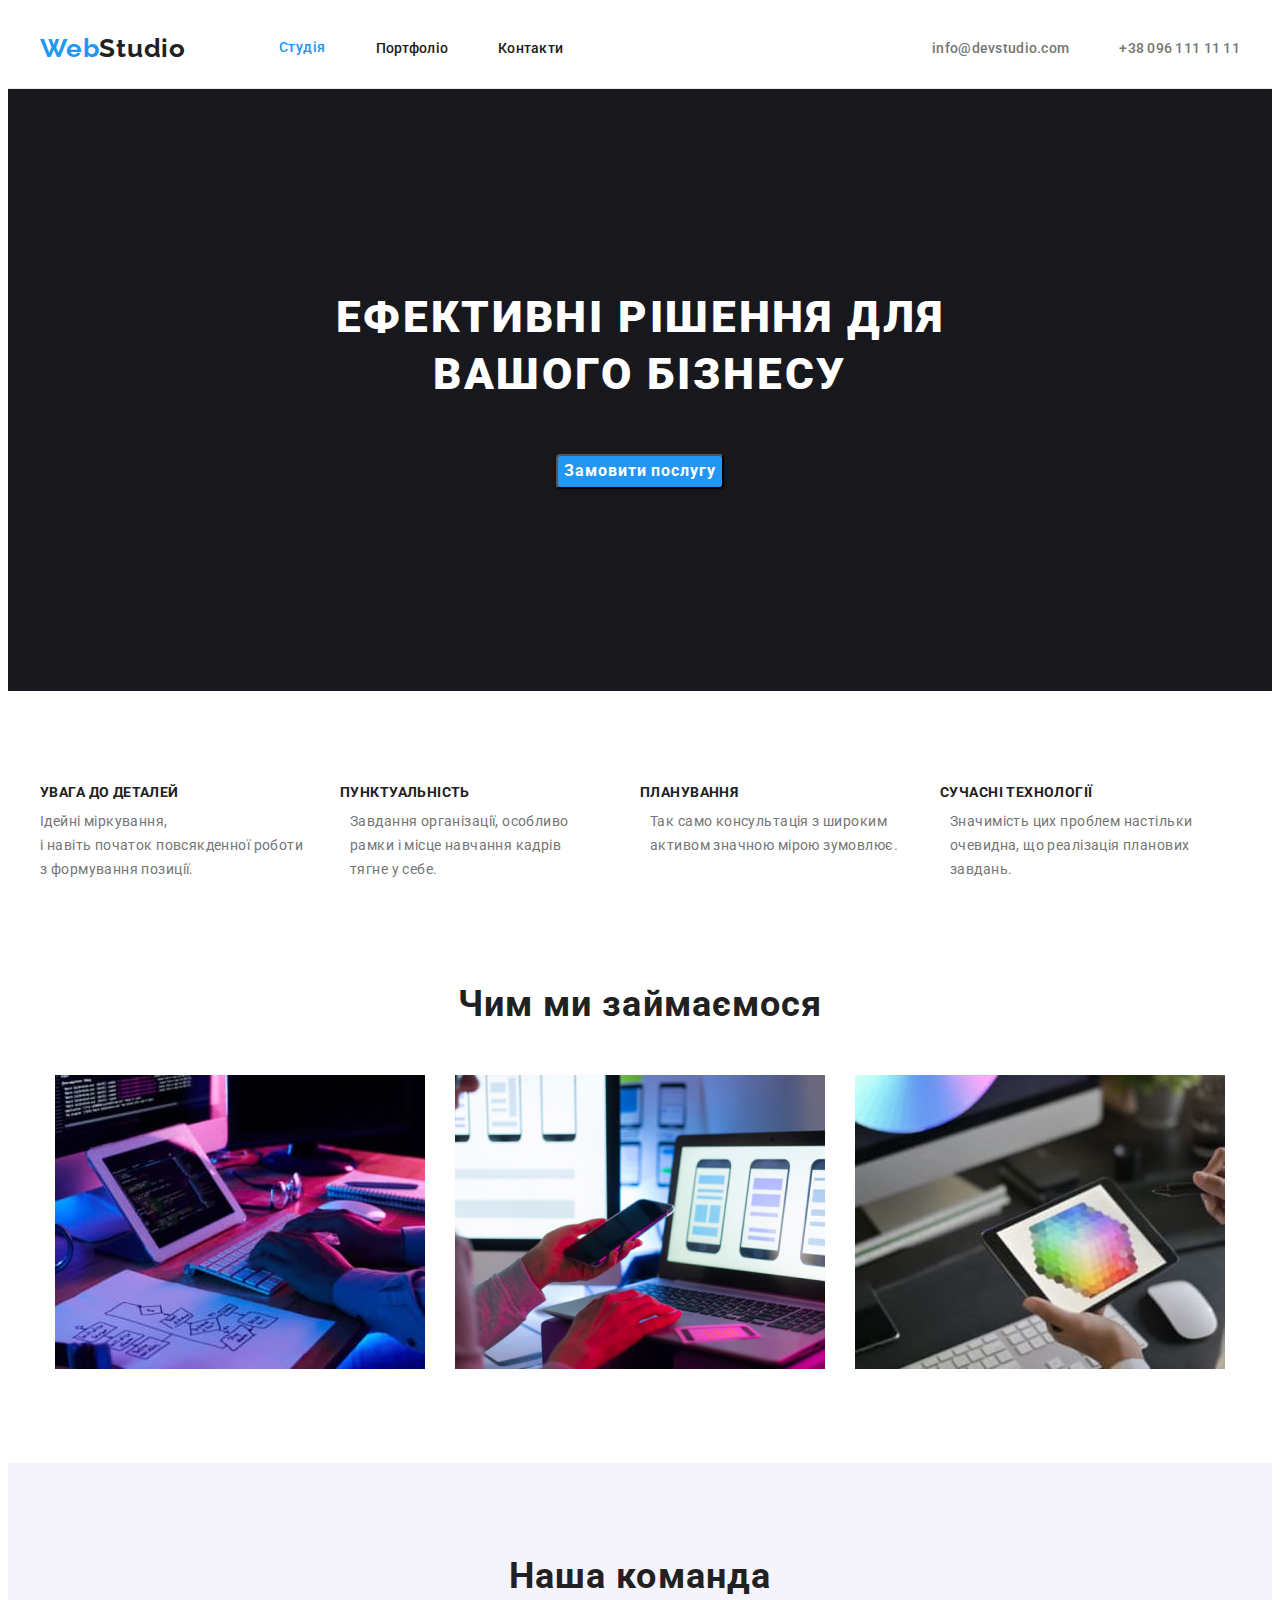
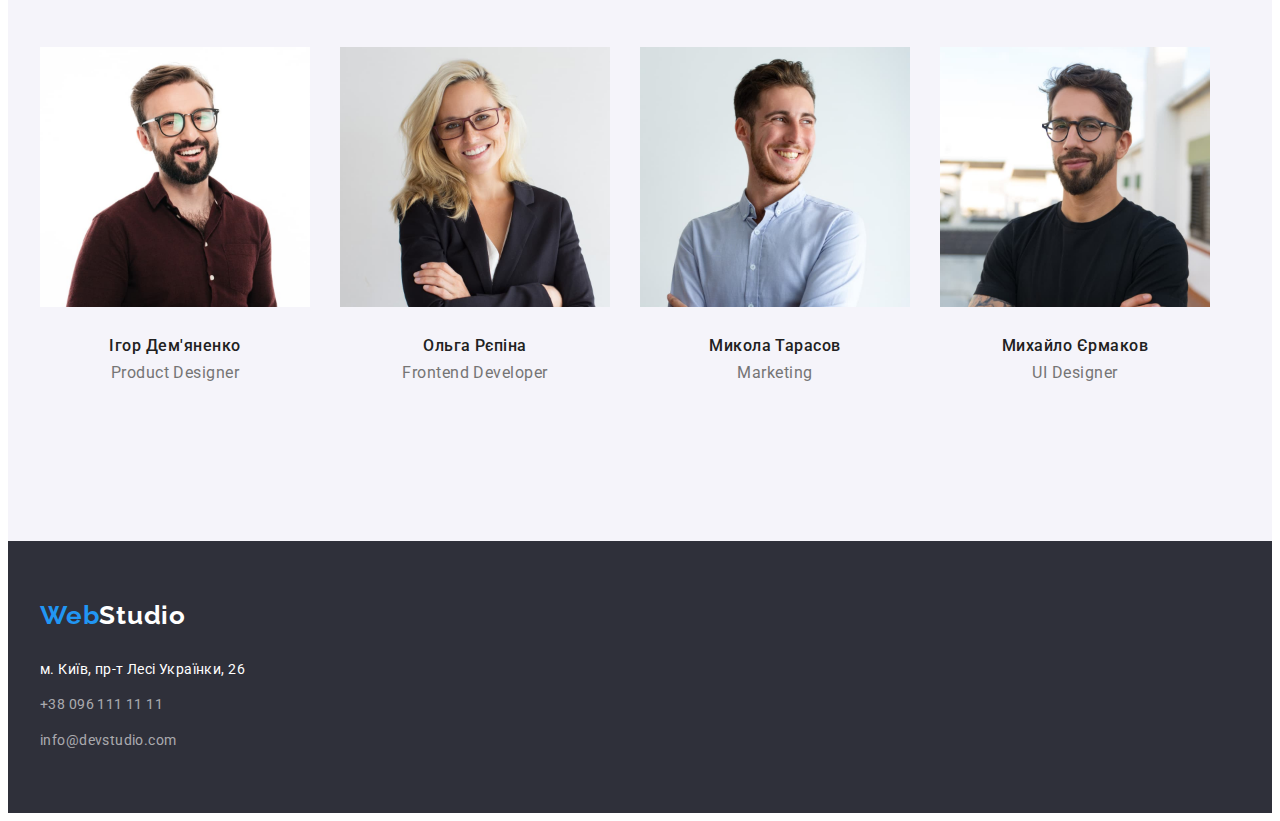
<file: index.html>
<!DOCTYPE html>
<html lang="uk">
  <head>
    <meta charset="UTF-8" />

    <meta name="viewport" content="width=device-width, initial-scale=1.0" />
    <!--google fonts-->

    <link rel="preconnect" href="https://fonts.googleapis.com" />
    <link rel="preconnect" href="https://fonts.gstatic.com" crossorigin />
    <link
      href="https://fonts.googleapis.com/css2?family=Raleway:wght@700&family=Roboto:wght@400;500;700;900&display=swap"
      rel="stylesheet"
    />
    <!--нормализатор стилей-->
    <link
      rel="stylesheet"
      href="https://cdnjs.cloudflare.com/ajax/libs/modern-normalize/1.1.0/modern-normalize.min.css"
      integrity="sha512-wpPYUAdjBVSE4KJnH1VR1HeZfpl1ub8YT/NKx4PuQ5NmX2tKuGu6U/JRp5y+Y8XG2tV+wKQpNHVUX03MfMFn9Q=="
      crossorigin="anonymous"
      referrerpolicy="no-referrer"
    />
    <!-- верстка -->
    <link rel="stylesheet" href="./css/styles.css" />
    <title>Blog</title>
  </head>
  <body>
 
    <header>
      <div class="container-header">
      <nav class="nav">
       

        <a href="./index.html" class="logo"
          >Web<span class="logo-studios">Studio</span></a
        >

        <ul class="header-link">
          <li><a class="link-stydio" href="index.html">Студія</a></li>
          <li><a class="link-port" href="./portfolio.html">Портфоліо</a></li>
          <li><a class="link-cont" href="./contacs.html">Контакти</a></li>
        </ul>
       
        
       
        
      </nav>
      <ul class="header-link-tel">
        <li>
          <a class="link-mail" href="mailto:info@devstudio.com">
            info@devstudio.com</a
          >
        </li>
        <li>
          <a class="link-tel" href="tel:+380961111111">+38 096 111 11 11</a>
        </li>
      </ul>
       </div>
 </header>
 <!--конец хедера и начало заголовка-->

    <main>
      <section class="main-effect-bussines">
        <div class="container">
        <h1 class="our-bussines">Ефективні рішення для вашого бізнесу</h1>
        <button class="order-button" type="button">Замовити послугу</button>
        </div>
      </section>

      <section class="hidden">
        <div class="container">
          <h2 class="visually-hidden">Наші переваги</h2>


          <ul class="working">
            <li class="attention-details-li">
              <h3 class="attention-details">УВАГА ДО ДЕТАЛЕЙ</h3>
              <p class="text">
                Ідейні міркування,<br />
                і навіть початок повсякденної роботи з формування позиції.
              </p>
            </li>
            <li class="punkts-li">
              <h3 class="punkts">ПУНКТУАЛЬНІСТЬ</h3>
              <p class="exercise">
                Завдання організації, особливо рамки і місце навчання кадрів
                тягне у себе.
              </p>
            </li>
            <li class="plants-li">
              <h3 class="plants">ПЛАНУВАННЯ</h3>
              <p class="conslt">
                Так само консультація з широким активом значною мірою зумовлює.
              </p>
            </li>
            <li>
              <h3 class="modern-tech">СУЧАСНІ ТЕХНОЛОГІЇ</h3>
              <p class="real-exercise">
                Значимість цих проблем настільки очевидна, що реалізація
                планових завдань.
              </p>
            </li>
          </ul>
        </div>
      </section>

     
        <section class="section-header-doing">
          <div class="container">
            <h2 class="heaer-doing">Чим ми займаємося</h2>
            <ul class="gadgets-pictures">
              <li class="gadgets">
                <img
                  src="./images/computer_jpg.jpg"
                  alt="Людина працює за комп'ютером"
                  width="370"
                />
              </li>
              <li class="gadgets-telephone">
                <img
                  src="./images/box 2.jpg"
                  alt="Людина набирає на телефоні"
                  width="370"
                />
              </li>
              <li class="gadgets-planhet">
                <img
                  src="./images/planhet_jpg.jpg"
                  alt="Людина набирає на планшеті "
                  width="370"
                />
              </li>
            </ul>
          </div>
        </section>
      </div>

     
        <section class="team">
          <div class="container">
          <h2 class="our-team">Наша команда</h2>
          <ul class="our-team-photos">
            <li class="design">
              
              <img
                src="./images/product-designer.jpg"
                alt="дизайнер"
                width="270"
              />
              <div class="padding">
              <h3 class="man-designer"><span>Ігор Дем'яненко</span></h3>
              <p class="Product-Designer">Product Designer</p>
             
              </div>
                <svg class="social-list_icon">
          <use href="./images/sprite.svg#insta"></use>
        </svg>
            </li>

            <li class="front">
              <img
                src="./images/front.jpg"
                alt="Фронт єнд розробник"
                width="270"
              />
              <div class="padding">
              <h3 class="woman-frontend"><span>Ольга Рєпіна</span></h3>
              <p class="Frontend-Developer">Frontend Developer</p>
              </div>
            </li>

            <li class="marketolog">
              <img
                src="./images/marketing.jpg.jpg"
                alt="маркетолог"
                width="270"
              />
              <div class="padding">
              <h3 class="guys-marketolog"><span>Микола Тарасов</span></h3>
              <p class="Marketing">Marketing</p>
              </div>
            </li>
            <li class="ui-design">
              <img src="./images/UI-design.jpg" alt="UI дизайнер" width="270" />
              <div class="padding">
              <h3 class="guys-designer"><span>Михайло Єрмаков</span></h3>
              <p class="ui-designer">UI Designer</p>
              </div>
            </li>
          </ul>
</div>
        </section>
     
    </main>

    <footer class="main-footer">
      <div class="container">
      <a href="/" class="logo-footer"
        >Web<span class="footer-studios">Studio</span></a
      >

      <address class="footer-adress">
        <ul class="footer-connect">
          <li class="clas-footer-loc">
            <a
              href="https://goo.gl/maps/CPtrU1FHBa2aNyZL9"
              target="_blank"
              rel="noopener noreferrer nofollow"
              class="location"
              >м. Київ, пр-т Лесі Українки, 26</a
            >
          </li>
          <li class="clas-footer-tel">
            <a href="tel:+380961111111" class="footer-tel">+38 096 111 11 11</a>
          </li>
          <li class="footer-email">
            <a
              href="mailto:info@devstudio.com"
              lang="en"
              class="clas-footer-email"
              >info@devstudio.com</a
            >
            
          </li>
        </ul>
      </address>
      </div>
    </footer>
  </body>
</html>
</file>
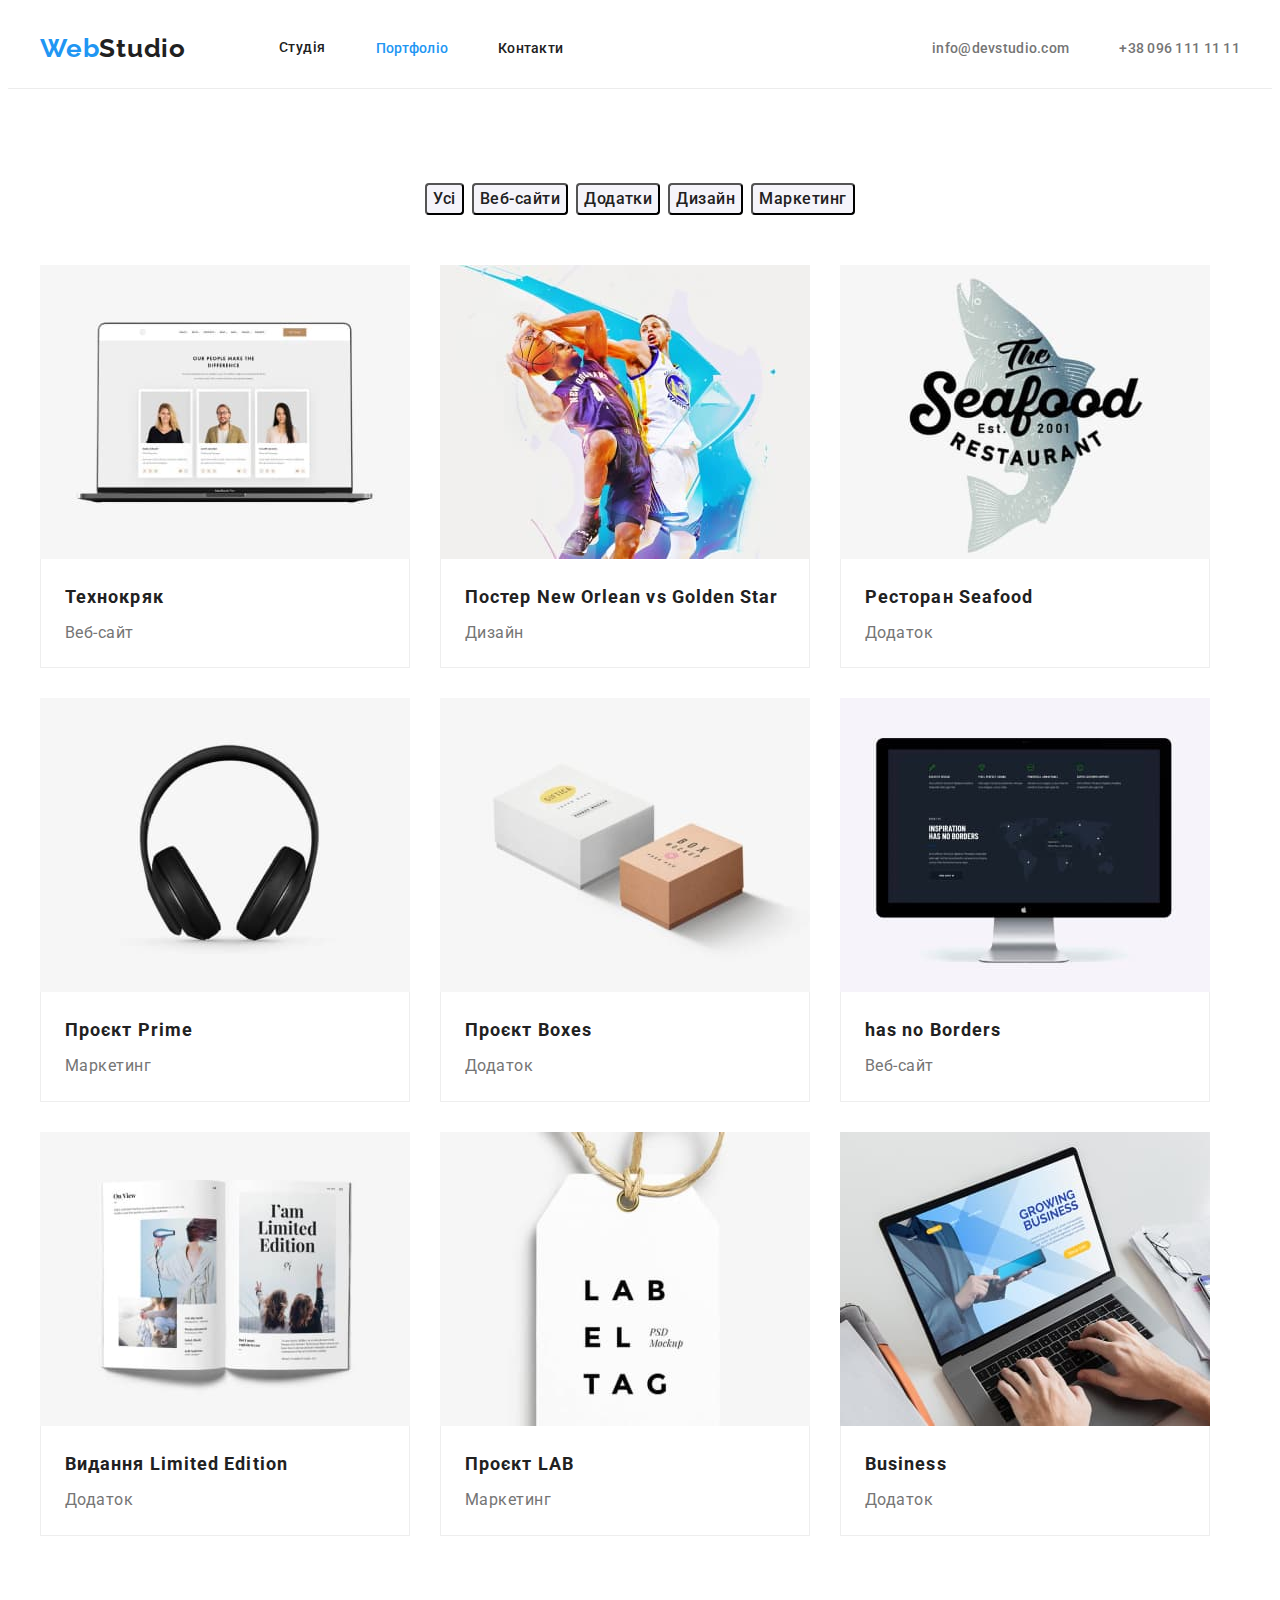
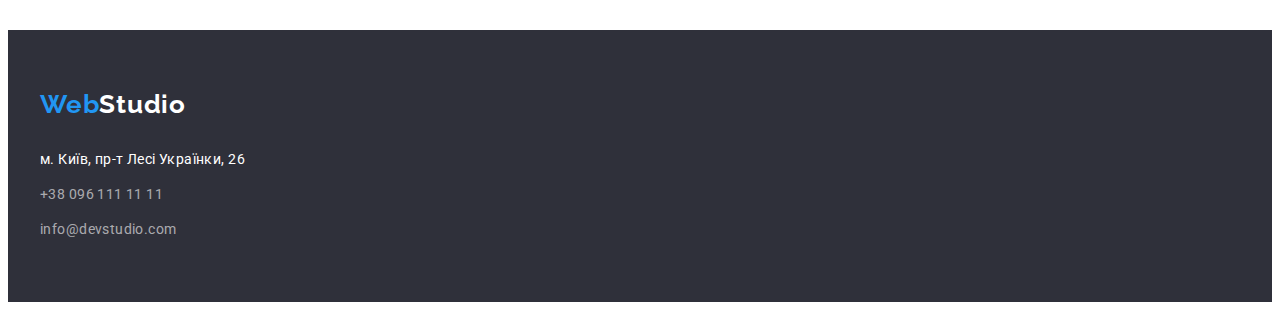
<file: portfolio.html>
<!DOCTYPE html>
<html lang="uk">
  <head>
    <meta charset="UTF-8" />
    <meta http-equiv="X-UA-Compatible" content="IE=edge" />
    <meta name="viewport" content="width=device-width, initial-scale=1.0" />
    <link rel="preconnect" href="https://fonts.googleapis.com" />
    <link rel="preconnect" href="https://fonts.gstatic.com" crossorigin />
    <link
      href="https://fonts.googleapis.com/css2?family=Raleway:wght@700&family=Roboto:wght@400;500;700;900&display=swap"
      rel="stylesheet"
    />
      <link
      rel="stylesheet"
      href="https://cdnjs.cloudflare.com/ajax/libs/modern-normalize/1.1.0/modern-normalize.min.css"
      integrity="sha512-wpPYUAdjBVSE4KJnH1VR1HeZfpl1ub8YT/NKx4PuQ5NmX2tKuGu6U/JRp5y+Y8XG2tV+wKQpNHVUX03MfMFn9Q=="
      crossorigin="anonymous"
      referrerpolicy="no-referrer"
    />
    <!--верстка второй страницы -->
    <link rel="stylesheet" href="./css/styles.css" />
    <title>Portfolio</title>
  </head>
  <body>
    <header>
      <div class="container-header">
      
        <a href="./index.html" class="logo"
          >Web<span class="logo-studios">Studio</span></a
        >
        <ul class="header-link">
          <li><a class="link-stydio current" href="./index.html">Студія</a></li>
          <li><a class="link-port current"  href="./portfolio.html">Портфоліо</a></li>
          <li><a class="link-cont current" href="./contacs.html">Контакти</a></li>
        </ul>
        
      </nav>
      <ul class="header-link-tel">
        <li>
          <a class="link-mail" href="mailto:info@devstudio.com">
            info@devstudio.com</a
          >
        </li>
        <li>
          <a class="link-tel" href="tel:+380961111111">+38 096 111 11 11</a>
        </li>
      </ul>
      </div>
    </header>
    <main>
      <section class="section-portfolio">
        <div class="container">
        <h1 class="visually-hidden">Portfolio</h1>
        <ul class="port-button">
          <!--список button -->
          <li><button type="button" class="all-buttom">Усі</button></li>
          <li><button type="button" class="web-buttom">Веб-сайти</button></li>
          <li><button type="button" class="applications">Додатки</button></li>
          <li><button type="button" class="port-design">Дизайн</button></li>
          <li>
            <button type="button" class="port-marketing">Маркетинг</button>
          </li>
        </ul>
       
      
        
<!--список картинок -->
  
        <ul class="images-list">
          <li>
            <a href="https://www.ukr.net/">
            
            <img src="./images/techno.jpg.jpg" alt="techno-kryak" width="370" />
            <div class="padding-portfolio">
            <h2 class="technokryak"><span>Технокряк</span></h2>
            <p  class="web-port">Веб-сайт</p>
            </div>
            </a>
          </li>
          <li class="borders">
            <a href="#">
             
            <img
              src="./images/basket.jpg"
              alt="basketball-design"
              width="370"
            />
            <div class="padding-portfolio">
             <h2 class="basket-star">
              <span>Постер New Orlean vs Golden Star</span>
            </h2>
           <p class="port-design-basket">Дизайн</p>
           </div>
            </a>
          </li>

          <li class="borders">
            <a href="https://translate.google.com/?hl=ru">
               
            <img src="./images/shark.jpg" alt="rest-seafood" width="370" />
            <div class="padding-portfolio">
            <h2 class="port-sea-food"><span>Ресторан Seafood</span></h2>
           <p class="sea-food">Додаток</p>
           </div>
            </a>
  </li>

          <li class="borders">
            <a href="#">
            
            <img src="./images/pods.jpg" alt="Проєкт Prime" width="370" />
            <div class="padding-portfolio">
             <h2 class="port-prime"><span>Проєкт Prime</span></h2>
           <p class="prime-marketing">Маркетинг</p>
           </div>
            </a>
          </li>

          <li class="borders">
            <a href="#">
            
            <img src="./images/box.jpg" alt="project-boxes" width="370" />
            <div class="padding-portfolio">
             <h2 class="port-project-box"><span>Проєкт Boxes</span></h2>
           
            <p class="applications-boxes">Додаток</p>
            </div>
            </a>
          </li>

          <li class="borders">
            <a href="#">
            
            <img src="./images/monitor.jpg" alt="web-sites" width="370" />
            <div class="padding-portfolio">
            <h2 class="port-borders"><span>has no Borders</span></h2>
            
            <p class="port-border-cite">Веб-сайт</p>
            </div>
            </a>
          </li>

          <li class="borders">
            <a href="#">
             
            <img src="./images/book.jpg" alt="Limited Edition" width="370" />
            <div class="padding-portfolio">
            <h2 class="port-book-limited">
              <span>Видання Limited Edition</span>
            </h2>
           <p class="port-application-books">Додаток</p>
           </div>
            </a>
          </li>

          <li class="borders">
            <a href="#">
            
            <img src="./images/labeltag.jpg" alt="project-lab" width="370" />
            <div class="padding-portfolio">
            <h2 class="port-project-lab"><span>Проєкт LAB</span></h2>
             <p class="port-marketing-lab">Маркетинг</p>
             </div>
            </a>
          </li>

          <li class="borders">
            <a href="#">
           
            <img
              src="./images/growing.jpg.jpg"
              alt="Growing Business"
              width="370"
            />
            <div class="padding-portfolio">
             <h2 class="port-grow-business"><span>Business</span></h2>
            <p class="port-aplications-business">Додаток</p>
            </div>
            </a>
          </li>
        </ul>
        </div>
      </section>
    </main>

   
    <footer class="main-footer">
      <div class="container">
      <a href="/" class="logo-footer"
        >Web<span class="footer-studios">Studio</span></a
      >

      <address class="footer-adress">
        <ul class="footer-connect">
          <li class="clas-footer-loc">
            <a
              href="https://goo.gl/maps/CPtrU1FHBa2aNyZL9"
              target="_blank"
              rel="noopener noreferrer nofollow"
              class="location"
              >м. Київ, пр-т Лесі Українки, 26</a
            >
          </li>
          <li class="clas-footer-tel">
            <a href="tel:+380961111111" class="footer-tel">+38 096 111 11 11</a>
          </li>
          <li class="footer-email">
            <a
              href="mailto:info@devstudio.com"
              lang="en"
              class="clas-footer-email"
              >info@devstudio.com</a
            >
          </li>
        </ul>
      </address>
      </div>
    </footer>
  </body>
</html>
</file>
<file: css/styles.css>
:root {
  --main-color: #212121;
  --action-color: #ffffff;
  --brand-color: #2196f3;
  --background-color: #2f303a;
  --text-color: #757575;
  --new-color: #f5f4fa;
}

body {
  font-family: "Roboto", sans-serif;
  color: var(--main-color);
  background-color: var(--action-color);
  font-size: 14px;
}

/* logotips */
.logo {
  font-family: Raleway;
  font-weight: 700;
  font-size: 26px;
  line-height: 1.1;
  color: var(--brand-color);
  text-decoration: none;
  letter-spacing: 0.03em;
  margin-right: 93px;
}

.logo-studios {
  font-style: normal;
  font-weight: 700;
  font-size: 26px;
  line-height: 1.1;
  color: var(--main-color);
}
/* logo-portfolio */
.section-portfolio {
  padding-top: 94px;
  padding-bottom: 94px;
}
.logo-portfolio {
  font-family: Raleway;
  font-weight: 700;
  font-size: 26px;
  line-height: 1.1;
  color: var(--brand-color);
  text-decoration: none;
  letter-spacing: 0.03em;
}
.social-list_icon {
  width: 32px;
  height: 32px;
}

/* footers */
.main-footer {
  background: var(--background-color);
  padding-top: 60px;
  padding-bottom: 60px;
}
.footer-connect {
  padding: 0;
  margin: 0;
}
.logo-footer {
  text-decoration: none;
  font-family: Raleway;
  font-style: normal;
  font-weight: 700;
  font-size: 26px;
  line-height: 1.1;
  letter-spacing: 0.03em;
  color: var(--brand-color);
  margin-right: 93px;
  padding: 0;
  margin: 0;
}
.footer-adress {
  margin-top: 28px;
}
.clas-footer-loc {
  list-style: none;
  margin-top: 0;
  padding: 0;
}
.location {
  list-style: none;
  color: var(--action-color);
  font-style: normal;
  font-weight: 400;
  font-size: 14px;
  line-height: 24px;
  letter-spacing: 0.03em;
  text-decoration: none;
  margin-top: 28px;
}

.location:hover {
  color: var(--brand-color);
}
.location:focus {
  color: var(--brand-color);
}

.clas-footer-tel {
  list-style: none;
  margin: 0;
  padding: 0;
  margin-bottom: 12px;
  margin-top: 12px;
}

.footer-tel {
  font-style: normal;
  font-size: 14px;
  line-height: 1.7;
  list-style: none;
  letter-spacing: 0.03em;

  color: rgba(255, 255, 255, 0.6);
  text-decoration: none;
}
.footer-tel:hover {
  color: var(--brand-color);
}
.footer-tel:focus {
  color: var(--brand-color);
}

.footer-studios {
  color: var(--action-color);
}
.footer-email {
  list-style: none;
  margin: 0;
  padding: 0;
}
.clas-footer-email {
  font-style: normal;

  font-size: 14px;
  line-height: 1.7;

  letter-spacing: 0.03em;

  color: rgba(255, 255, 255, 0.6);
  text-decoration: none;
  padding: 0;
  margin: 0;
}
.clas-footer-email:hover {
  color: var(--brand-color);
}
.clas-footer-email:focus {
  color: var(--brand-color);
}

/* background and button */

.main-effect-bussines {
  text-align: center;
  font-weight: 900;
  font-size: 44px;
  line-height: 1.3;
  background: var(--background-color);
  padding-top: 200px;
  padding-bottom: 200px;
}
.main-effect-bussines {
  background-image: linear-gradient(rgba(0, 0, 0, 0.5), rgba(0, 0, 0, 0.5)),
    url(https://i.postimg.cc/7hsmkbqQ/fon-Img-jpg.jpg);
  background-repeat: no-repeat;

  background-size: cover;
}
.our-bussines {
  color: var(--action-color);
  font-weight: 900;
  font-size: 44px;
  line-height: 1.3;
  text-align: center;
  letter-spacing: 0.06em;
  text-transform: uppercase;

  max-width: 696px;
  margin: 0 auto;

  margin-top: 0;
  margin-bottom: 30px;
}

.order-button {
  background-color: var(--brand-color);
  text-align: center;
  border-radius: 4px;
  box-shadow: 0px 4px 4px rgba(0, 0, 0, 0.15);
  margin: 0;
  cursor: pointer;
  font-family: "Roboto";
  font-weight: 700;
  font-size: 16px;
  line-height: 1.8;

  align-items: center;

  letter-spacing: 0.06em;

  color: var(--action-color);
}
.order-button:hover {
  background: #188ce8;
}
.order-button:focus {
  background: #188ce8;
}
/* links */
.header-link {
  list-style: none;
  display: flex;
  gap: 50px;
  margin-top: 0;
  margin-bottom: 0;
  padding-left: 0;
}

.header-link-tel {
  list-style: none;
  display: flex;
  gap: 50px;
  justify-content: right;

  margin-left: auto;
  margin-top: 0;
  margin-bottom: 0;
  padding: 0;
}
.link-web {
  color: var(--brand-color);
}
/* hover */
.link-stydio {
  font-weight: 500;
  font-family: "Roboto";

  line-height: 1.1;

  letter-spacing: 0.03em;
  color: var(--brand-color);
  text-decoration: none;

  padding-top: 32px;
  padding-bottom: 32px;

  display: block;
}
.link-stydio.current {
  color: var(--main-color);
}

.link-stydio:hover {
  color: var(--brand-color);
}
.link-stydio:focus {
  color: var(--brand-color);
}

.link-port {
  color: var(--main-color);
  text-decoration: none;
  letter-spacing: 0.02em;
  font-weight: 500;

  padding-top: 32px;
  padding-bottom: 32px;

  display: block;
}
.link-port:hover {
  color: var(--brand-color);
}
.link-port:focus {
  color: var(--brand-color);
}
.link-port.current {
  color: var(--brand-color);
}

.link-cont {
  color: var(--main-color);
  text-decoration: none;
  letter-spacing: 0.02em;
  font-weight: 500;

  padding-top: 32px;
  padding-bottom: 32px;
  display: block;
}
.link-cont:current {
  color: var(--brand-color);
}

.link-cont:hover {
  color: var(--brand-color);
}
.link-cont:focus {
  color: var(--brand-color);
}
.link-mail {
  color: var(--text-color);
  text-decoration: none;
  letter-spacing: 0.02em;
  font-weight: 500;

  padding-top: 32px;
  padding-bottom: 32px;
}
.link-mail:hover {
  color: var(--brand-color);
}
.link-mail :focus {
  color: var(--brand-color);
}
.link-tel {
  color: var(--text-color);
  text-decoration: none;
  letter-spacing: 0.02em;
  font-weight: 500;
  padding-top: 32px;
  padding-bottom: 32px;
}
.link-tel:hover {
  color: var(--brand-color);
}
.link-tel:focus {
  color: var(--brand-color);
}

/* texts */
.hidden {
  padding-top: 94px;
  padding-bottom: 94px;
}
.working {
  list-style: none;
  display: flex;
  gap: 30px;

  margin-top: 0;
  margin-bottom: 0;
  padding-left: 0;
}
.working li {
  width: 270px;
}
.punkts {
  font-family: "Roboto";
  font-weight: 700;
  font-size: 14px;
  line-height: 1.1;
  letter-spacing: 0.03em;
  text-transform: uppercase;
  color: var(--main-color);
  margin: 0;
  padding: 0;
}
.punkts-li {
  width: 270px;
}
.exercise {
  font-family: "Roboto";
  font-size: 14px;
  line-height: 1.7;
  letter-spacing: 0.03em;
  color: var(--text-color);
  margin-bottom: 0;
  margin: 10px;
}

.plants {
  font-family: "Roboto";
  font-weight: 700;
  font-size: 14px;
  line-height: 1.1;
  letter-spacing: 0.03em;
  text-transform: uppercase;
  color: var(--main-color);
  margin: 0;
  margin-bottom: 10px;
  padding: 0;
}
.plants-li {
  width: 500px;
}
.conslt {
  font-family: "Roboto";
  font-weight: 400;
  font-size: 14px;
  line-height: 1.7;
  letter-spacing: 0.03em;
  color: var(--text-color);
  margin-bottom: 0;
  margin: 10px;
}

.modern-tech {
  font-family: "Roboto";
  font-weight: 700;
  font-size: 14px;
  line-height: 1.1;
  letter-spacing: 0.03em;
  text-transform: uppercase;

  color: var(--main-color);
  margin: 0;
  margin-bottom: 10px;
  padding: 0;
}

.real-exercise {
  font-family: "Roboto";
  font-weight: 400;
  font-size: 14px;
  line-height: 1.7;

  letter-spacing: 0.03em;

  color: var(--text-color);
  margin-bottom: 0;
  margin: 10px;
}
/* header doing before picture */
/*container */
header {
  border-bottom: 1px solid #ececec;
}
.container {
  max-width: 1200px;
  margin: 0 auto; /* Центрує контейнер */
  padding: 0 15px; /* Горизонтальні паддинги */
}
.container-header {
  margin: 0 auto;
  width: 1200px;
  padding: 0 15px;
  display: flex;
  align-items: center;
}
.nav {
  display: flex;
  align-items: center;
}
.container-footer {
  margin: 0 auto;
  width: 1200px;
  padding: 0 15px;
}

.container-portfolio {
  margin: 0 auto;
  width: 1200px;
  padding: 0 15px;

  text-align: center;
  margin-top: 32px;
}
.container-business {
  margin-left: auto;
  margin-right: auto;
  width: 1200px;
}

.container-team {
  margin: 0 auto;
  width: 1200px;
  padding: 0 15px;
}
.container-hidden {
  margin: 0 auto;
  width: 1200px;
  padding: 0 15px;
}

.section-header-doing {
  display: flex;
  gap: 30px;
  padding-bottom: 94px;
}
.heaer-doing {
  font-weight: 700;
  font-size: 36px;
  line-height: 1.1;
  text-align: center;
  letter-spacing: 0.03em;
  color: var(--main-color);

  margin-bottom: 50px;
  margin-top: 0;
  padding: 0;
}
/* picture-gadget */

.gadgets-pictures {
  display: flex;
  gap: 30px;
  margin: 0;
  padding: 0;
}

.gadgets {
  list-style: none;
}

.gadgets-telephone {
  list-style: none;
}
.gadgets-planhet {
  list-style: none;
}

.attention-details-li {
  width: 270px;
}

.attention-details {
  color: var(--main-color);

  font-weight: 700;
  font-size: 14px;
  line-height: 1.1;
  letter-spacing: 0.03em;
  text-transform: uppercase;
  text-align: justify;

  list-style: none;
  margin: 0;
  margin-bottom: 10px;
  padding: 0;
}
.text {
  font-size: 14px;
  line-height: 1.7;
  letter-spacing: 0.03em;
  color: var(--text-color);
  list-style: none;
  margin-bottom: 0;
  margin-top: 0;
}

/* portfolio */

.port-button {
  list-style: none;
  cursor: pointer;
  display: flex;
  justify-content: center;

  text-decoration: none;
  margin-top: 0;
  margin-bottom: 50px;

  padding-left: 0;

  gap: 8px;
}
.all-buttom {
  list-style: none;
  cursor: pointer;
  text-align: center;
  background: var(--new-color);
  border-radius: 4px;

  font-family: inherit;
  font-style: normal;
  font-weight: 500;
  font-size: 16px;
  line-height: 1.6;

  text-align: center;
  letter-spacing: 0.03em;

  color: var(--main-color);
}
.all-buttom:hover {
  color: var(--action-color);
  background: var(--brand-color);
}
.all-buttom:focus {
  color: var(--action-color);
  background: var(--brand-color);
}
.web-buttom {
  cursor: pointer;
  font-style: normal;
  font-family: inherit;
  font-weight: 500;
  font-size: 16px;
  line-height: 1.6;
  text-align: center;
  letter-spacing: 0.03em;

  color: var(--main-color);
  background: var(--new-color);
  border-radius: 4px;
}

.web-buttom:hover {
  color: var(--action-color);
  background: var(--brand-color);
}
.web-buttom:focus {
  color: var(--action-color);
  background: var(--brand-color);
}

.applications {
  cursor: pointer;
  background: var(--new-color);
  border-radius: 4px;

  font-weight: 500;
  font-family: inherit;
  font-size: 16px;
  line-height: 1.6;
  text-align: center;
  letter-spacing: 0.03em;

  color: var(--main-color);
}
.applications:hover {
  color: var(--action-color);
  background: var(--brand-color);
}
.applications:focus {
  color: var(--action-color);
  background: var(--brand-color);
}

.port-design {
  cursor: pointer;
  background: var(--new-color);
  border-radius: 4px;

  font-weight: 500;
  font-family: inherit;
  font-size: 16px;
  line-height: 1.6;
  text-align: center;
  letter-spacing: 0.03em;

  color: var(--main-color);
}
.port-design:hover {
  color: var(--action-color);
  background: var(--brand-color);
}
.port-design:focus {
  color: var(--action-color);
  background: var(--brand-color);
}

.port-marketing {
  cursor: pointer;
  background: var(--new-color);
  border-radius: 4px;

  font-weight: 500;
  font-family: inherit;
  font-size: 16px;
  line-height: 1.6;
  text-align: center;
  letter-spacing: 0.03em;

  color: var(--main-color);
}
.port-marketing:hover {
  color: var(--action-color);
  background: var(--brand-color);
}
.port-marketing:focus {
  color: var(--action-color);
  background: var(--brand-color);
}

/* portfolio-images */
img {
  display: block;
}

.images-list {
  list-style-type: none;
  display: flex;
  flex-wrap: wrap;
  gap: 30px;
  padding: 0;
  margin: 0;
}

.padding-portfolio {
  padding-top: 20px;
  padding-bottom: 20px;
  padding-left: 24px;
  padding-right: 24px;

  border-bottom: 1px solid #eeeeee;
  border-left: 1px solid #eeeeee;
  border-right: 1px solid #eeeeee;
}
a:link {
  text-decoration: none;
}

.technokryak {
  font-weight: 700;
  font-size: 18px;
  line-height: 2;
  letter-spacing: 0.06em;
  color: var(--main-color);
  list-style: none;
  padding: 0;
  margin: 0;
  margin-left: 0;
  margin-top: 0;
  margin-bottom: 4px;
}
.web-port {
  font-weight: 400;
  font-size: 16px;
  line-height: 1.8;
  letter-spacing: 0.03em;
  color: var(--text-color);
  text-decoration: none;

  padding: 0;
  margin: 0;
  margin-left: 0;
}

.basket-star {
  font-weight: 700;
  font-size: 18px;
  line-height: 2;
  letter-spacing: 0.06em;
  color: var(--main-color);
  padding: 0;
  margin: 0;
  margin-top: 0;
  margin-left: 0;
  margin-bottom: 4px;
}
.port-design-basket {
  font-weight: 400;
  font-size: 16px;
  line-height: 1.8;
  letter-spacing: 0.03em;
  color: var(--text-color);
  padding: 0 0;
  margin: 0;
  margin-left: 0;
}

.port-sea-food {
  font-weight: 700;
  font-size: 18px;
  line-height: 2;
  letter-spacing: 0.06em;
  color: var(--main-color);
  padding: 0;
  margin: 0;
  margin-top: 0;
  margin-left: 0;
  margin-bottom: 4px;
}
.sea-food {
  font-weight: 400;
  font-size: 16px;
  line-height: 1.8;
  letter-spacing: 0.03em;
  color: var(--text-color);
  padding: 0;
  margin: 0;
  margin-left: 0;
}

.port-prime {
  font-weight: 700;
  font-size: 18px;
  line-height: 2;
  letter-spacing: 0.06em;
  color: var(--main-color);
  padding: 0;
  margin: 0;
  margin-top: 0;
  margin-left: 0;
  margin-bottom: 4px;
}
.prime-marketing {
  font-weight: 400;
  font-size: 16px;
  line-height: 1.8;
  letter-spacing: 0.03em;
  color: var(--text-color);
  padding: 0;
  margin: 0;
  margin-left: 0;
}

.port-project-box {
  font-weight: 700;
  font-size: 18px;
  line-height: 2;
  letter-spacing: 0.06em;
  color: var(--main-color);
  padding: 0;
  margin: 0;
  margin-top: 0;
  margin-left: 0;
  margin-bottom: 4px;
}
.applications-boxes {
  font-weight: 400;
  font-size: 16px;
  line-height: 1.8;
  letter-spacing: 0.03em;
  color: var(--text-color);
  padding: 0;
  margin: 0;
  margin-left: 0;
}

.port-borders {
  font-weight: 700;
  font-size: 18px;
  line-height: 2;
  letter-spacing: 0.06em;
  color: var(--main-color);
  padding: 0;
  margin: 0;
  margin-top: 0;
  margin-left: 0;
  margin-bottom: 4px;
}
.port-border-cite {
  font-weight: 400;
  font-size: 16px;
  line-height: 1.8;
  letter-spacing: 0.03em;
  color: var(--text-color);
  padding: 0;
  margin: 0;
  margin-left: 0;
}

.port-book-limited {
  font-weight: 700;
  font-size: 18px;
  line-height: 2;
  letter-spacing: 0.06em;
  color: var(--main-color);
  padding: 0;
  margin: 0;
  margin-top: 0;
  margin-left: 0;
  margin-bottom: 4px;
}
.port-application-books {
  font-weight: 400;
  font-size: 16px;
  line-height: 1.8;
  letter-spacing: 0.03em;
  color: var(--text-color);
  padding: 0;
  margin: 0;
  margin-left: 0;
}

.port-project-lab {
  font-weight: 700;
  font-size: 18px;
  line-height: 2;
  letter-spacing: 0.06em;
  color: var(--main-color);
  padding: 0;
  margin: 0;
  margin-top: 0;
  margin-left: 0;
  margin-bottom: 4px;
}
.port-marketing-lab {
  font-weight: 400;
  font-size: 16px;
  line-height: 1.8;
  letter-spacing: 0.03em;
  color: var(--text-color);
  padding: 0;
  margin: 0;
  margin-left: 0;
}

.port-grow-business {
  font-weight: 700;
  font-size: 18px;
  line-height: 2;
  letter-spacing: 0.06em;
  color: var(--main-color);
  padding: 0;
  margin: 0;
  margin-top: 0;
  margin-left: 0;
  margin-bottom: 4px;
}
.port-aplications-business {
  font-weight: 400;
  font-size: 16px;
  line-height: 1.8;
  letter-spacing: 0.03em;
  color: var(--text-color);
  padding: 0;
  margin: 0;
  margin-left: 0;
}
/* footer-portfolio */

/* team */

.team {
  background: var(--new-color);
  padding-top: 94px;
  padding-bottom: 94px;
}
.our-team-photos {
  display: flex;
  gap: 30px;
  padding: 0;
  margin: 0;
}

.our-team {
  font-weight: 700;
  font-size: 36px;
  line-height: 1.1;
  text-align: center;
  letter-spacing: 0.03em;
  color: var(--main-color);

  margin-bottom: 50px;
  margin-top: 0;
  padding: 0;
}
.padding {
  padding-top: 30px;
  padding-bottom: 30px;
}

.design {
  list-style: none;
  width: 270px;
}

.man-designer {
  font-weight: 500;
  font-size: 16px;
  line-height: 1.1;

  letter-spacing: 0.03em;

  color: var(--main-color);
  margin-top: 0;
  margin-bottom: 10px;
  text-align: center;
}

.Product-Designer {
  font-size: 16px;
  line-height: 1.1;

  letter-spacing: 0.03em;

  color: var(--text-color);
  text-align: center;
  margin: 0;
}

.front {
  list-style: none;
}
.woman-frontend {
  font-weight: 500;
  font-size: 16px;
  line-height: 1.1;
  letter-spacing: 0.03em;
  color: var(--main-color);
  margin-bottom: 10px;
  margin-top: 0;
  text-align: center;
}
.Frontend-Developer {
  font-size: 16px;
  line-height: 1.1;
  letter-spacing: 0.03em;
  color: var(--text-color);
  text-align: center;
  margin: 0;
}

.marketolog {
  list-style: none;
}
.guys-marketolog {
  font-weight: 500;
  font-size: 16px;
  line-height: 1.1;
  letter-spacing: 0.03em;
  color: var(--main-color);

  margin-top: 0;
  margin-bottom: 10px;
  text-align: center;
}
.Marketing {
  font-size: 16px;
  line-height: 1.1;
  letter-spacing: 0.03em;
  color: var(--text-color);
  text-align: center;
  margin: 0;
}

.ui-design {
  list-style: none;
}
.guys-designer {
  font-weight: 500;
  font-size: 16px;
  line-height: 1.1;
  letter-spacing: 0.03em;
  color: var(--main-color);

  margin-top: 0;
  margin-bottom: 10px;
  text-align: center;
}
.ui-designer {
  font-size: 16px;
  line-height: 1.1;
  letter-spacing: 0.03em;
  color: var(--text-color);
  text-align: center;
  margin: 0;
}

/* visually hiden */
.visually-hidden {
  position: absolute;
  white-space: nowrap;
  width: 1px;
  height: 1px;
  overflow: hidden;
  border: 0;
  padding: 0;
  clip: rect(0 0 0 0);
  clip-path: inset(50%);
  margin: -1px;
  color: var(--brand-color);
}

/* hw-2 */
.port-link {
  list-style: none;
}
.port-com {
  list-style: none;
}
</file>
